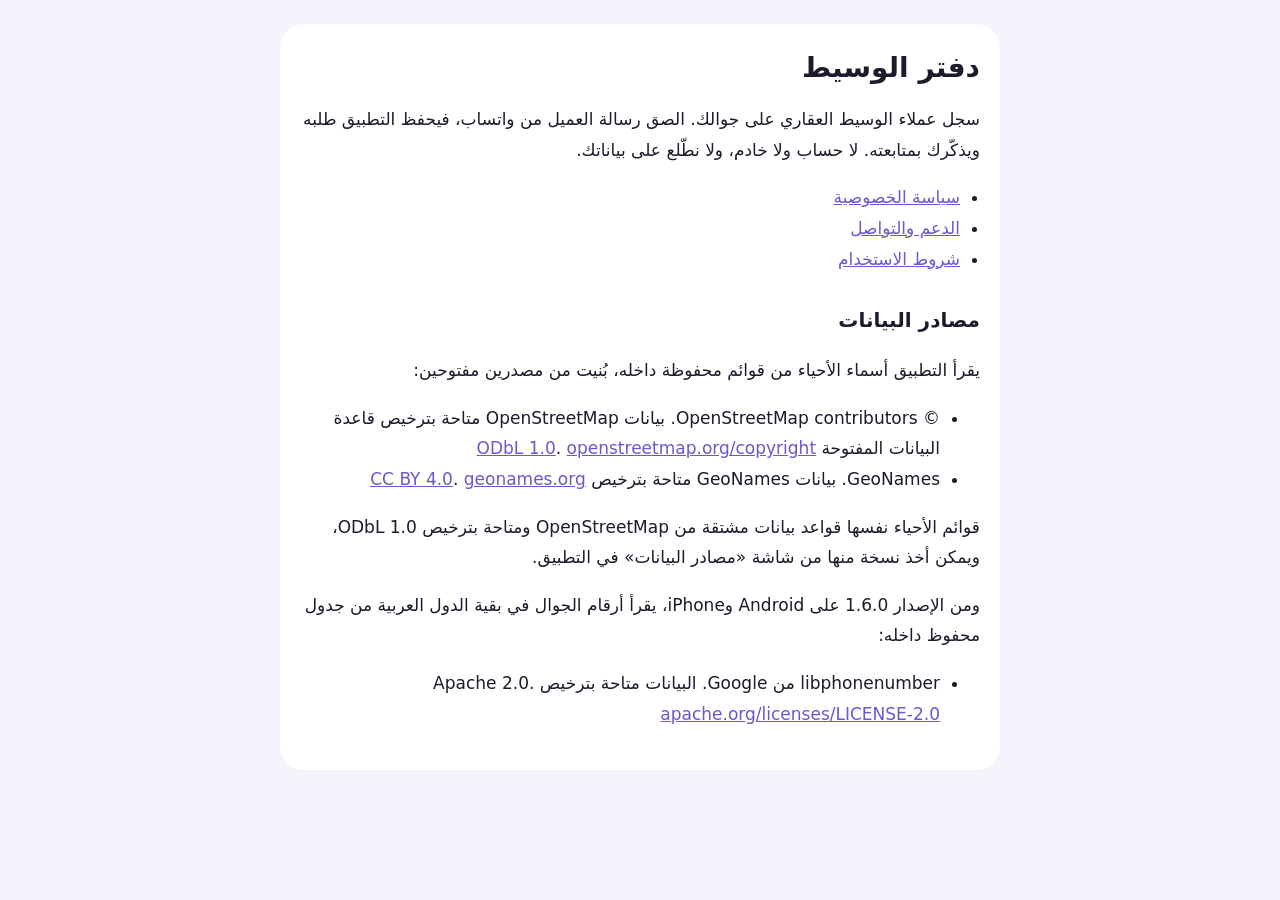
<file: index.html>
<!doctype html>
<html lang="ar" dir="rtl">
<head>
<meta charset="utf-8">
<meta name="viewport" content="width=device-width, initial-scale=1">
<title>دفتر الوسيط</title>
<link rel="stylesheet" href="style.css">
</head>
<body>
<main>
<h1>دفتر الوسيط</h1>
<p>سجل عملاء الوسيط العقاري على جوالك. الصق رسالة العميل من واتساب، فيحفظ التطبيق طلبه ويذكّرك بمتابعته. لا حساب ولا خادم، ولا نطّلع على بياناتك.</p>
<ul class="links">
<li><a href="privacy.html">سياسة الخصوصية</a></li>
<li><a href="support.html">الدعم والتواصل</a></li>
<li><a href="terms.html">شروط الاستخدام</a></li>
</ul>

<h2 id="credits">مصادر البيانات</h2>
<p>يقرأ التطبيق أسماء الأحياء من قوائم محفوظة داخله، بُنيت من مصدرين مفتوحين:</p>
<ul>
<li>© OpenStreetMap contributors. بيانات OpenStreetMap متاحة بترخيص قاعدة البيانات المفتوحة <a href="https://opendatacommons.org/licenses/odbl/1-0/">ODbL 1.0</a>. <a href="https://www.openstreetmap.org/copyright">openstreetmap.org/copyright</a></li>
<li>GeoNames. بيانات GeoNames متاحة بترخيص <a href="https://creativecommons.org/licenses/by/4.0/">CC BY 4.0</a>. <a href="https://www.geonames.org">geonames.org</a></li>
</ul>
<p>قوائم الأحياء نفسها قواعد بيانات مشتقة من OpenStreetMap ومتاحة بترخيص ODbL 1.0، ويمكن أخذ نسخة منها من شاشة «مصادر البيانات» في التطبيق.</p>
<p>ومن الإصدار 1.6.0 على Android وiPhone، يقرأ أرقام الجوال في بقية الدول العربية من جدول محفوظ داخله:</p>
<ul>
<li>libphonenumber من Google. البيانات متاحة بترخيص Apache 2.0. <a href="https://www.apache.org/licenses/LICENSE-2.0">apache.org/licenses/LICENSE-2.0</a></li>
</ul>
</main>
</body>
</html>
</file>
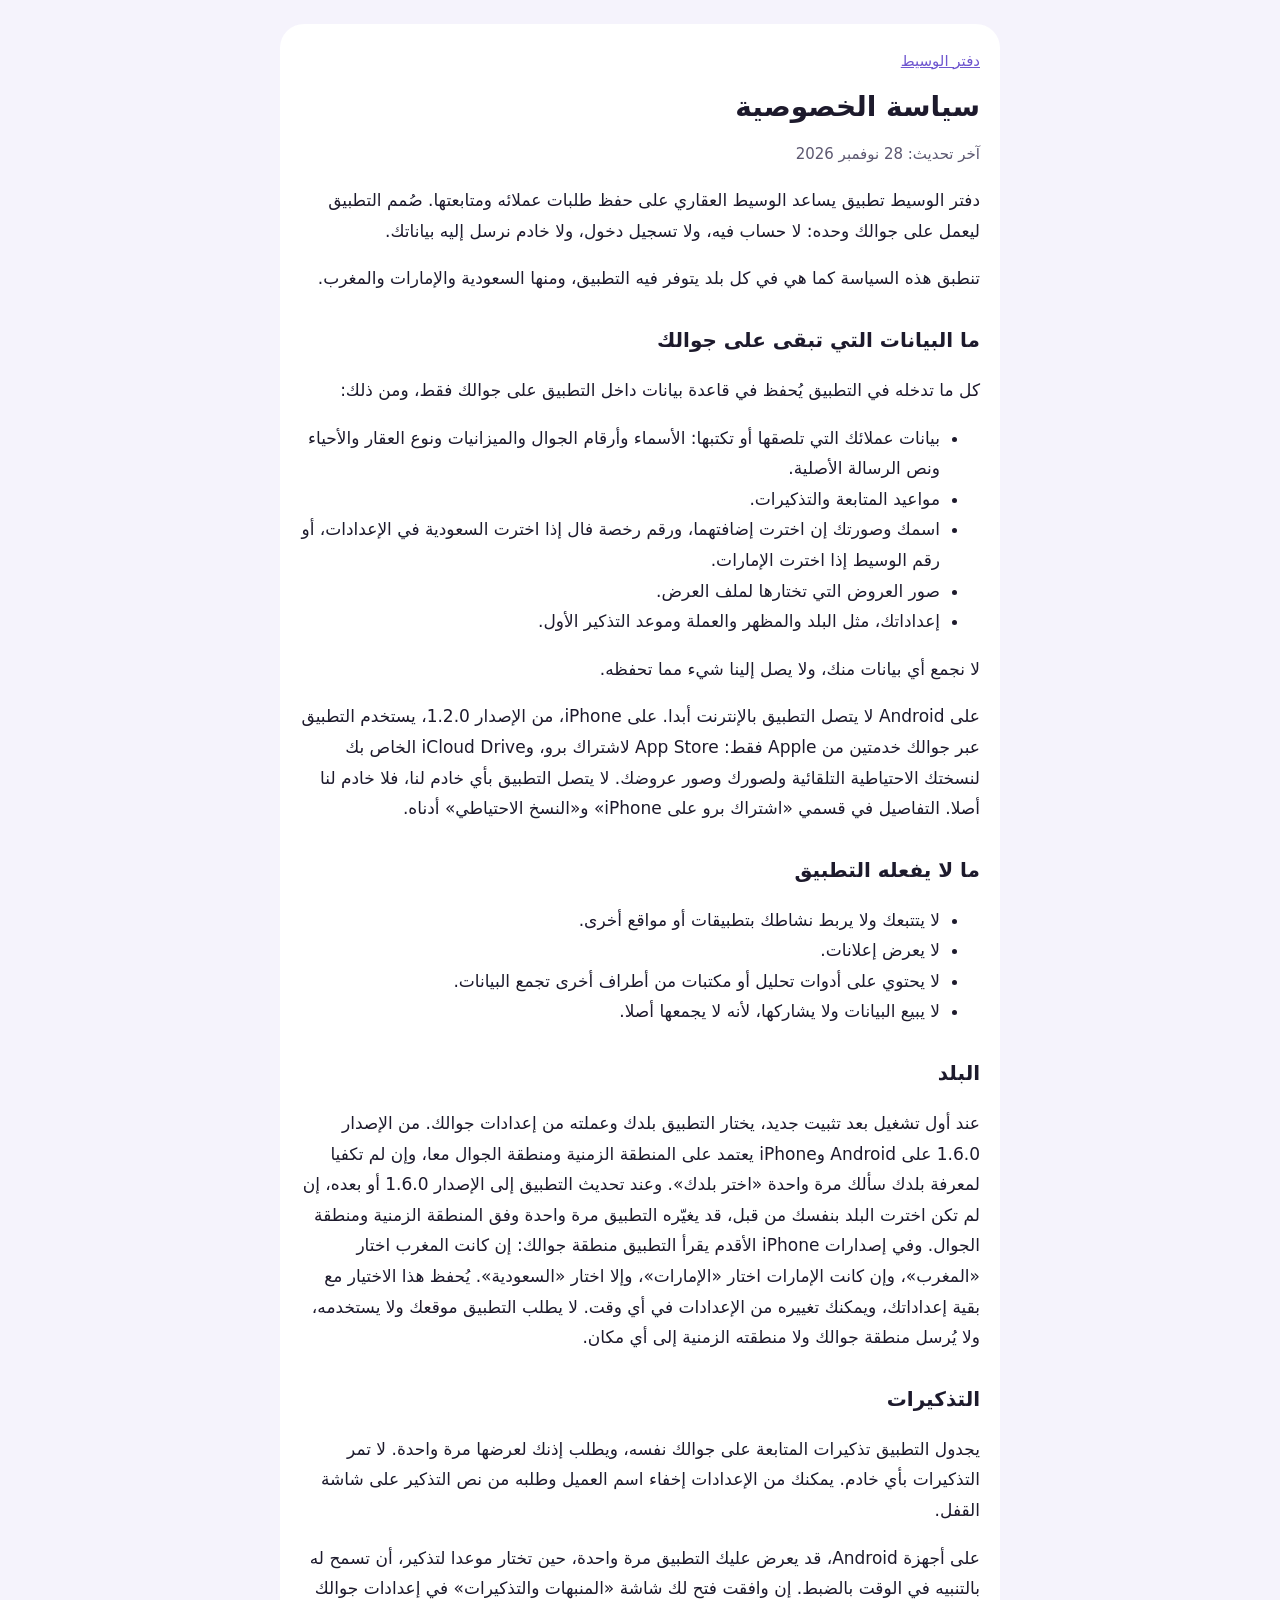
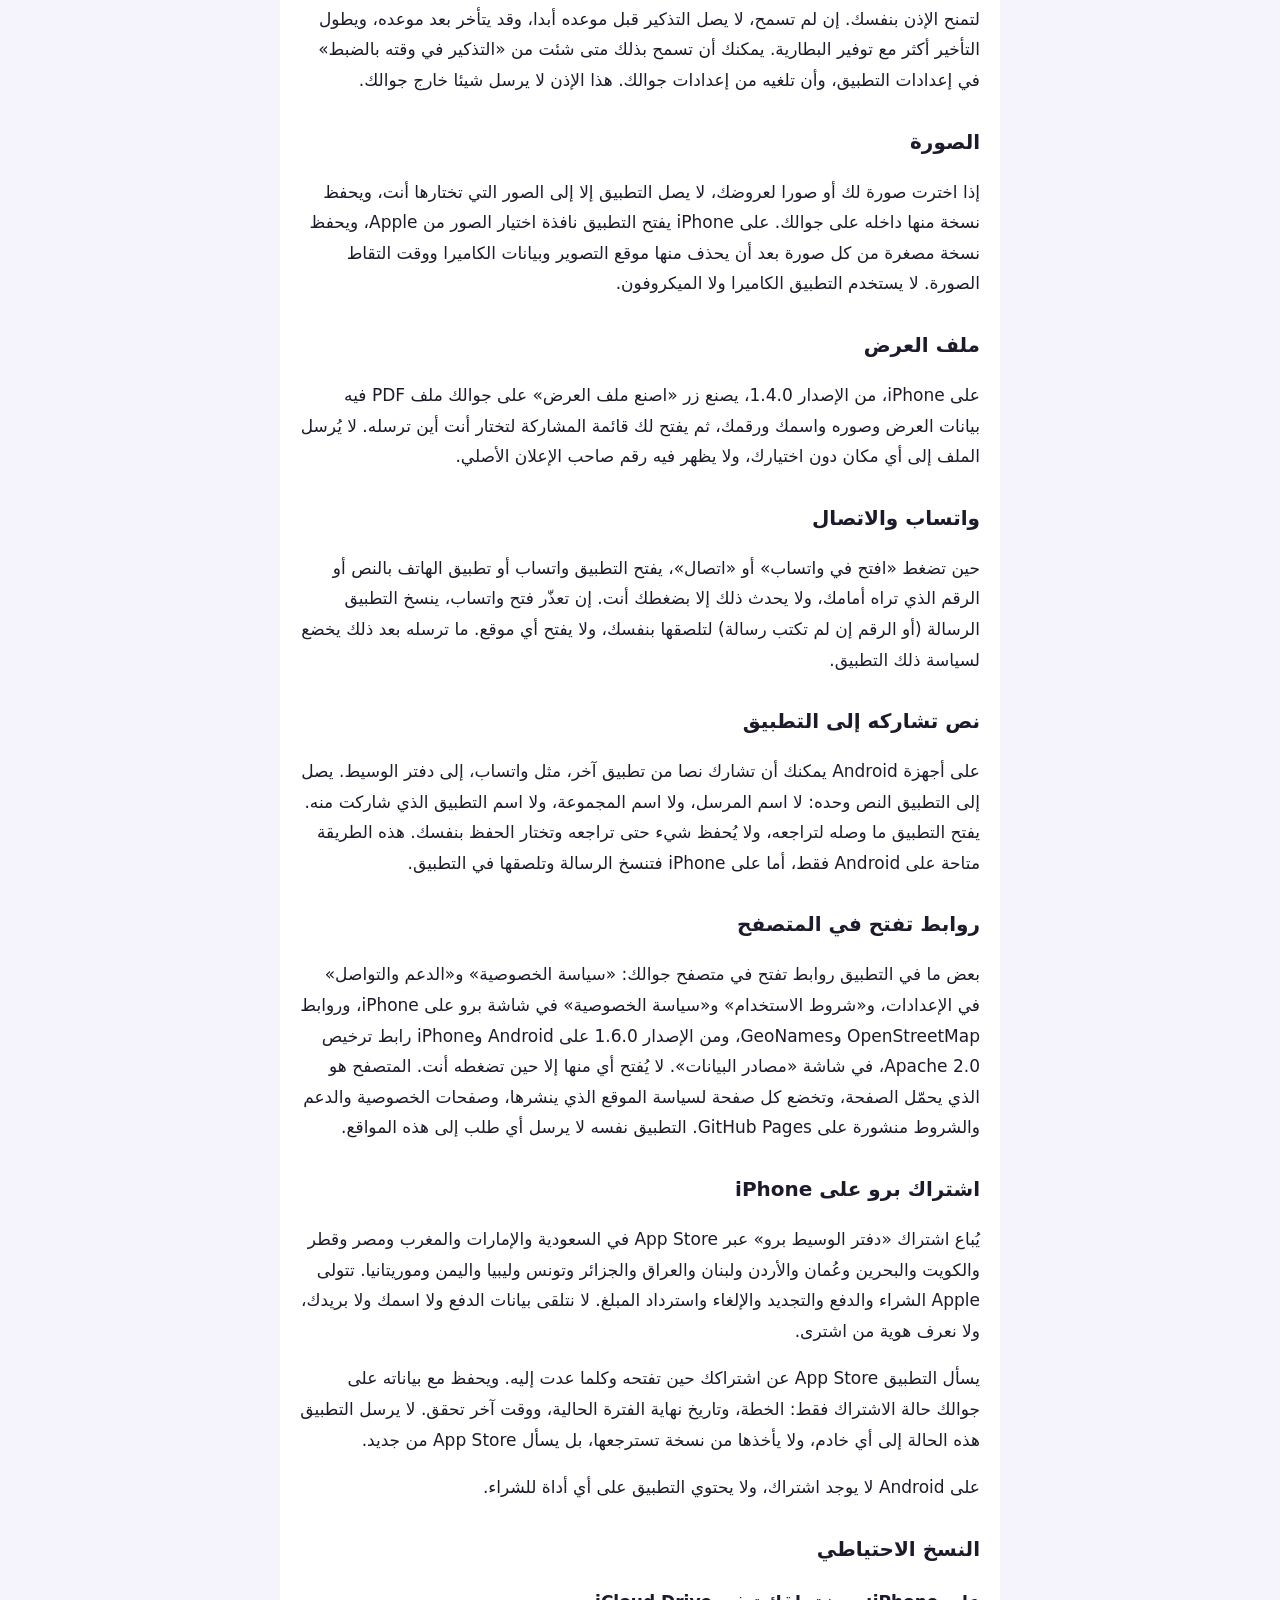
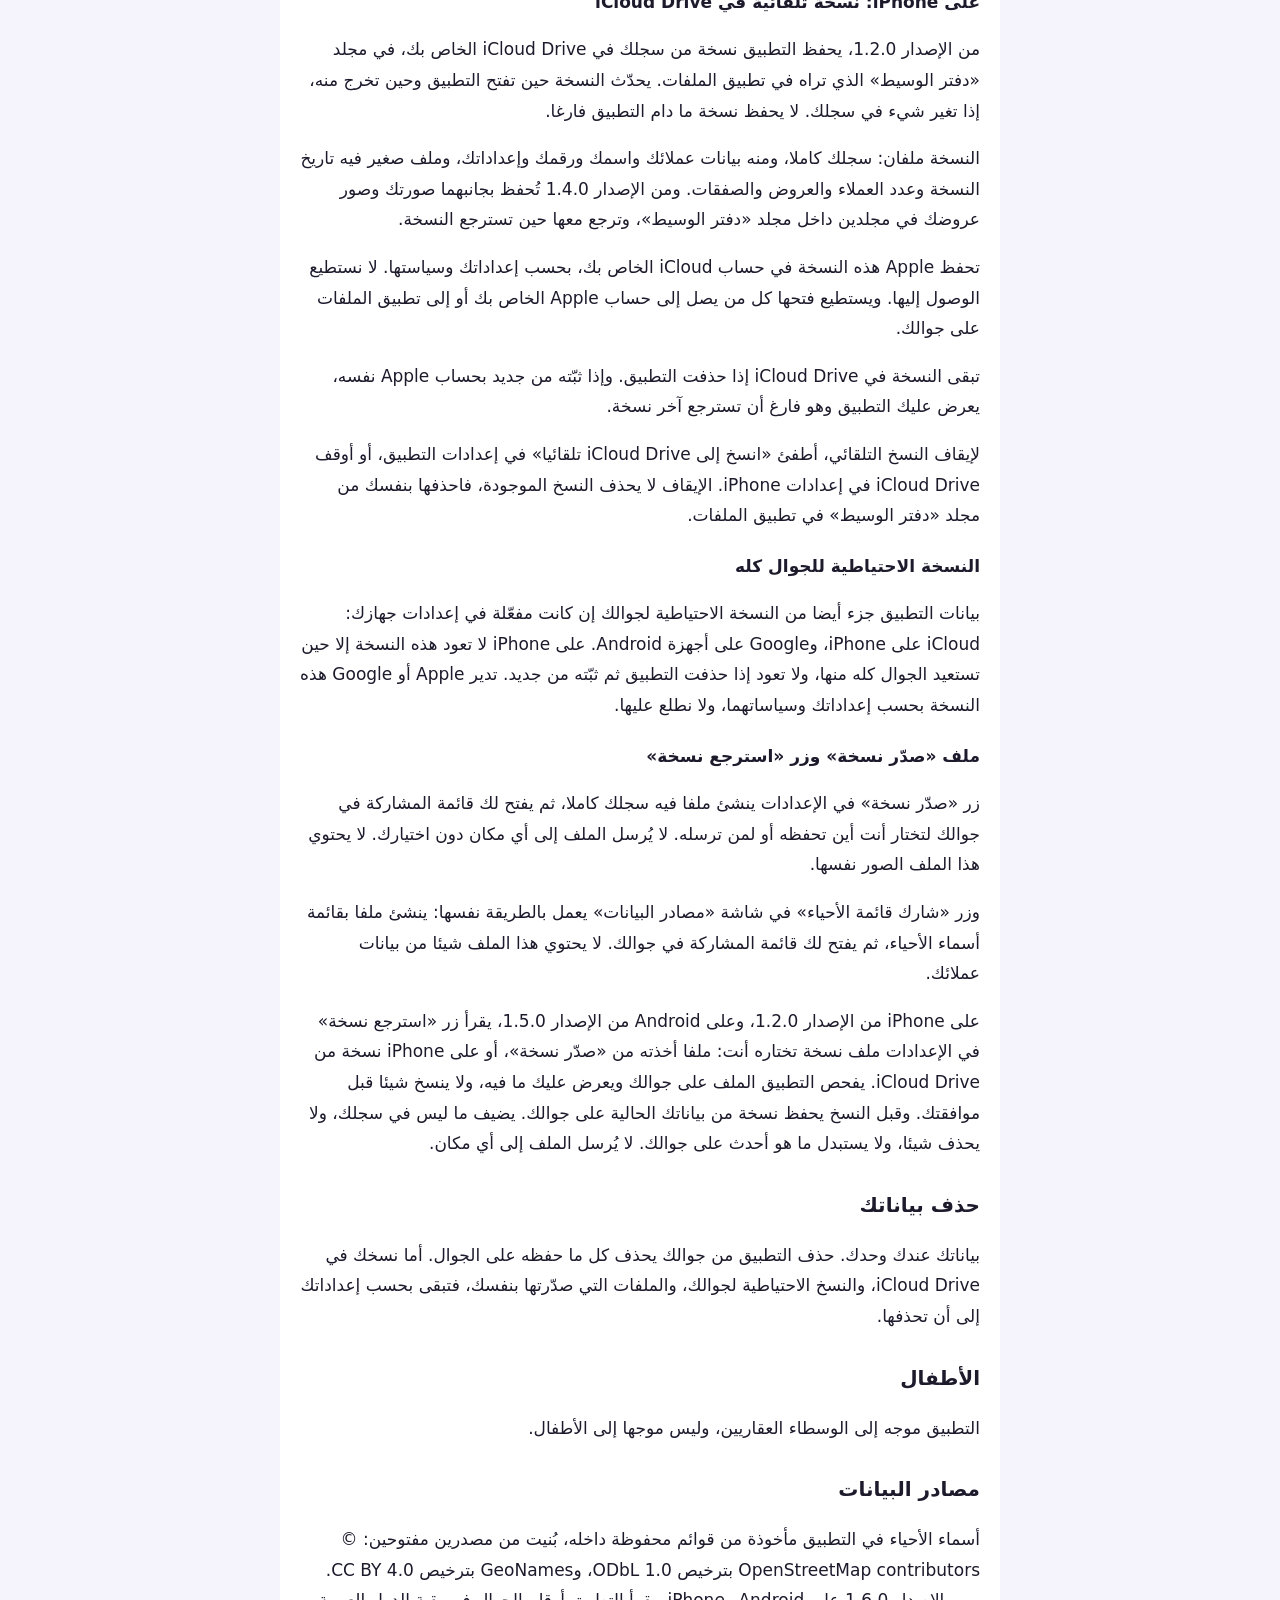
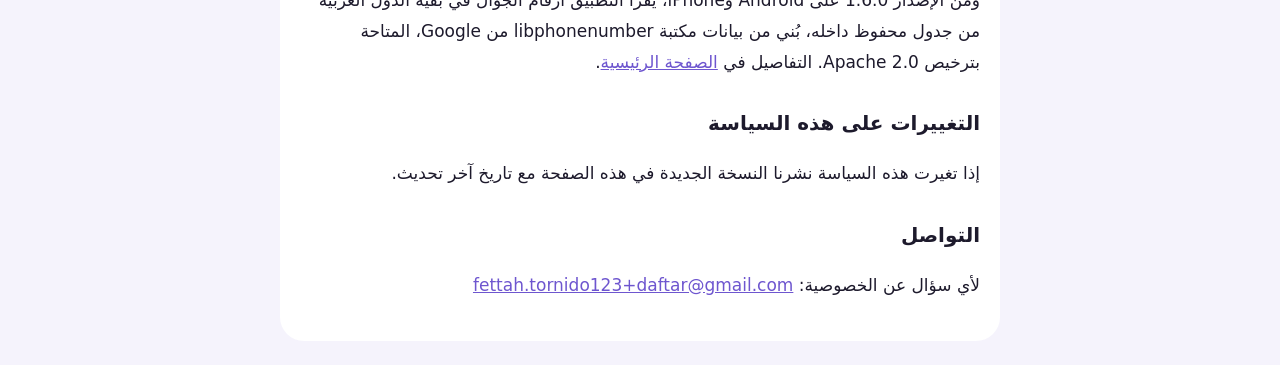
<file: privacy.html>
<!doctype html>
<html lang="ar" dir="rtl">
<head>
<meta charset="utf-8">
<meta name="viewport" content="width=device-width, initial-scale=1">
<title>سياسة الخصوصية | دفتر الوسيط</title>
<link rel="stylesheet" href="style.css">
</head>
<body>
<main>
<p class="back"><a href="index.html">دفتر الوسيط</a></p>
<h1>سياسة الخصوصية</h1>
<p class="muted">آخر تحديث: 28 نوفمبر 2026</p>

<p>دفتر الوسيط تطبيق يساعد الوسيط العقاري على حفظ طلبات عملائه ومتابعتها. صُمم التطبيق ليعمل على جوالك وحده: لا حساب فيه، ولا تسجيل دخول، ولا خادم نرسل إليه بياناتك.</p>
<p>تنطبق هذه السياسة كما هي في كل بلد يتوفر فيه التطبيق، ومنها السعودية والإمارات والمغرب.</p>

<h2>ما البيانات التي تبقى على جوالك</h2>
<p>كل ما تدخله في التطبيق يُحفظ في قاعدة بيانات داخل التطبيق على جوالك فقط، ومن ذلك:</p>
<ul>
<li>بيانات عملائك التي تلصقها أو تكتبها: الأسماء وأرقام الجوال والميزانيات ونوع العقار والأحياء ونص الرسالة الأصلية.</li>
<li>مواعيد المتابعة والتذكيرات.</li>
<li>اسمك وصورتك إن اخترت إضافتهما، ورقم رخصة فال إذا اخترت السعودية في الإعدادات، أو رقم الوسيط إذا اخترت الإمارات.</li>
<li>صور العروض التي تختارها لملف العرض.</li>
<li>إعداداتك، مثل البلد والمظهر والعملة وموعد التذكير الأول.</li>
</ul>
<p>لا نجمع أي بيانات منك، ولا يصل إلينا شيء مما تحفظه.</p>
<p>على Android لا يتصل التطبيق بالإنترنت أبدا. على iPhone، من الإصدار 1.2.0، يستخدم التطبيق عبر جوالك خدمتين من Apple فقط: App Store لاشتراك برو، وiCloud Drive الخاص بك لنسختك الاحتياطية التلقائية ولصورك وصور عروضك. لا يتصل التطبيق بأي خادم لنا، فلا خادم لنا أصلا. التفاصيل في قسمي «اشتراك برو على iPhone» و«النسخ الاحتياطي» أدناه.</p>

<h2>ما لا يفعله التطبيق</h2>
<ul>
<li>لا يتتبعك ولا يربط نشاطك بتطبيقات أو مواقع أخرى.</li>
<li>لا يعرض إعلانات.</li>
<li>لا يحتوي على أدوات تحليل أو مكتبات من أطراف أخرى تجمع البيانات.</li>
<li>لا يبيع البيانات ولا يشاركها، لأنه لا يجمعها أصلا.</li>
</ul>

<h2>البلد</h2>
<p>عند أول تشغيل بعد تثبيت جديد، يختار التطبيق بلدك وعملته من إعدادات جوالك. من الإصدار 1.6.0 على Android وiPhone يعتمد على المنطقة الزمنية ومنطقة الجوال معا، وإن لم تكفيا لمعرفة بلدك سألك مرة واحدة «اختر بلدك». وعند تحديث التطبيق إلى الإصدار 1.6.0 أو بعده، إن لم تكن اخترت البلد بنفسك من قبل، قد يغيّره التطبيق مرة واحدة وفق المنطقة الزمنية ومنطقة الجوال. وفي إصدارات iPhone الأقدم يقرأ التطبيق منطقة جوالك: إن كانت المغرب اختار «المغرب»، وإن كانت الإمارات اختار «الإمارات»، وإلا اختار «السعودية». يُحفظ هذا الاختيار مع بقية إعداداتك، ويمكنك تغييره من الإعدادات في أي وقت. لا يطلب التطبيق موقعك ولا يستخدمه، ولا يُرسل منطقة جوالك ولا منطقته الزمنية إلى أي مكان.</p>

<h2>التذكيرات</h2>
<p>يجدول التطبيق تذكيرات المتابعة على جوالك نفسه، ويطلب إذنك لعرضها مرة واحدة. لا تمر التذكيرات بأي خادم. يمكنك من الإعدادات إخفاء اسم العميل وطلبه من نص التذكير على شاشة القفل.</p>
<p>على أجهزة Android، قد يعرض عليك التطبيق مرة واحدة، حين تختار موعدا لتذكير، أن تسمح له بالتنبيه في الوقت بالضبط. إن وافقت فتح لك شاشة «المنبهات والتذكيرات» في إعدادات جوالك لتمنح الإذن بنفسك. إن لم تسمح، لا يصل التذكير قبل موعده أبدا، وقد يتأخر بعد موعده، ويطول التأخير أكثر مع توفير البطارية. يمكنك أن تسمح بذلك متى شئت من «التذكير في وقته بالضبط» في إعدادات التطبيق، وأن تلغيه من إعدادات جوالك. هذا الإذن لا يرسل شيئا خارج جوالك.</p>

<h2>الصورة</h2>
<p>إذا اخترت صورة لك أو صورا لعروضك، لا يصل التطبيق إلا إلى الصور التي تختارها أنت، ويحفظ نسخة منها داخله على جوالك. على iPhone يفتح التطبيق نافذة اختيار الصور من Apple، ويحفظ نسخة مصغرة من كل صورة بعد أن يحذف منها موقع التصوير وبيانات الكاميرا ووقت التقاط الصورة. لا يستخدم التطبيق الكاميرا ولا الميكروفون.</p>

<h2>ملف العرض</h2>
<p>على iPhone، من الإصدار 1.4.0، يصنع زر «اصنع ملف العرض» على جوالك ملف PDF فيه بيانات العرض وصوره واسمك ورقمك، ثم يفتح لك قائمة المشاركة لتختار أنت أين ترسله. لا يُرسل الملف إلى أي مكان دون اختيارك، ولا يظهر فيه رقم صاحب الإعلان الأصلي.</p>

<h2>واتساب والاتصال</h2>
<p>حين تضغط «افتح في واتساب» أو «اتصال»، يفتح التطبيق واتساب أو تطبيق الهاتف بالنص أو الرقم الذي تراه أمامك، ولا يحدث ذلك إلا بضغطك أنت. إن تعذّر فتح واتساب، ينسخ التطبيق الرسالة (أو الرقم إن لم تكتب رسالة) لتلصقها بنفسك، ولا يفتح أي موقع. ما ترسله بعد ذلك يخضع لسياسة ذلك التطبيق.</p>

<h2>نص تشاركه إلى التطبيق</h2>
<p>على أجهزة Android يمكنك أن تشارك نصا من تطبيق آخر، مثل واتساب، إلى دفتر الوسيط. يصل إلى التطبيق النص وحده: لا اسم المرسل، ولا اسم المجموعة، ولا اسم التطبيق الذي شاركت منه. يفتح التطبيق ما وصله لتراجعه، ولا يُحفظ شيء حتى تراجعه وتختار الحفظ بنفسك. هذه الطريقة متاحة على Android فقط، أما على iPhone فتنسخ الرسالة وتلصقها في التطبيق.</p>

<h2>روابط تفتح في المتصفح</h2>
<p>بعض ما في التطبيق روابط تفتح في متصفح جوالك: «سياسة الخصوصية» و«الدعم والتواصل» في الإعدادات، و«شروط الاستخدام» و«سياسة الخصوصية» في شاشة برو على iPhone، وروابط OpenStreetMap وGeoNames، ومن الإصدار 1.6.0 على Android وiPhone رابط ترخيص Apache 2.0، في شاشة «مصادر البيانات». لا يُفتح أي منها إلا حين تضغطه أنت. المتصفح هو الذي يحمّل الصفحة، وتخضع كل صفحة لسياسة الموقع الذي ينشرها، وصفحات الخصوصية والدعم والشروط منشورة على GitHub Pages. التطبيق نفسه لا يرسل أي طلب إلى هذه المواقع.</p>

<h2>اشتراك برو على iPhone</h2>
<p>يُباع اشتراك «دفتر الوسيط برو» عبر App Store في السعودية والإمارات والمغرب ومصر وقطر والكويت والبحرين وعُمان والأردن ولبنان والعراق والجزائر وتونس وليبيا واليمن وموريتانيا. تتولى Apple الشراء والدفع والتجديد والإلغاء واسترداد المبلغ. لا نتلقى بيانات الدفع ولا اسمك ولا بريدك، ولا نعرف هوية من اشترى.</p>
<p>يسأل التطبيق App Store عن اشتراكك حين تفتحه وكلما عدت إليه. ويحفظ مع بياناته على جوالك حالة الاشتراك فقط: الخطة، وتاريخ نهاية الفترة الحالية، ووقت آخر تحقق. لا يرسل التطبيق هذه الحالة إلى أي خادم، ولا يأخذها من نسخة تسترجعها، بل يسأل App Store من جديد.</p>
<p>على Android لا يوجد اشتراك، ولا يحتوي التطبيق على أي أداة للشراء.</p>

<h2>النسخ الاحتياطي</h2>
<h3>على iPhone: نسخة تلقائية في iCloud Drive</h3>
<p>من الإصدار 1.2.0، يحفظ التطبيق نسخة من سجلك في iCloud Drive الخاص بك، في مجلد «دفتر الوسيط» الذي تراه في تطبيق الملفات. يحدّث النسخة حين تفتح التطبيق وحين تخرج منه، إذا تغير شيء في سجلك. لا يحفظ نسخة ما دام التطبيق فارغا.</p>
<p>النسخة ملفان: سجلك كاملا، ومنه بيانات عملائك واسمك ورقمك وإعداداتك، وملف صغير فيه تاريخ النسخة وعدد العملاء والعروض والصفقات. ومن الإصدار 1.4.0 تُحفظ بجانبهما صورتك وصور عروضك في مجلدين داخل مجلد «دفتر الوسيط»، وترجع معها حين تسترجع النسخة.</p>
<p>تحفظ Apple هذه النسخة في حساب iCloud الخاص بك، بحسب إعداداتك وسياستها. لا نستطيع الوصول إليها. ويستطيع فتحها كل من يصل إلى حساب Apple الخاص بك أو إلى تطبيق الملفات على جوالك.</p>
<p>تبقى النسخة في iCloud Drive إذا حذفت التطبيق. وإذا ثبّته من جديد بحساب Apple نفسه، يعرض عليك التطبيق وهو فارغ أن تسترجع آخر نسخة.</p>
<p>لإيقاف النسخ التلقائي، أطفئ «انسخ إلى iCloud Drive تلقائيا» في إعدادات التطبيق، أو أوقف iCloud Drive في إعدادات iPhone. الإيقاف لا يحذف النسخ الموجودة، فاحذفها بنفسك من مجلد «دفتر الوسيط» في تطبيق الملفات.</p>

<h3>النسخة الاحتياطية للجوال كله</h3>
<p>بيانات التطبيق جزء أيضا من النسخة الاحتياطية لجوالك إن كانت مفعّلة في إعدادات جهازك: iCloud على iPhone، وGoogle على أجهزة Android. على iPhone لا تعود هذه النسخة إلا حين تستعيد الجوال كله منها، ولا تعود إذا حذفت التطبيق ثم ثبّته من جديد. تدير Apple أو Google هذه النسخة بحسب إعداداتك وسياساتهما، ولا نطلع عليها.</p>

<h3>ملف «صدّر نسخة» وزر «استرجع نسخة»</h3>
<p>زر «صدّر نسخة» في الإعدادات ينشئ ملفا فيه سجلك كاملا، ثم يفتح لك قائمة المشاركة في جوالك لتختار أنت أين تحفظه أو لمن ترسله. لا يُرسل الملف إلى أي مكان دون اختيارك. لا يحتوي هذا الملف الصور نفسها.</p>
<p>وزر «شارك قائمة الأحياء» في شاشة «مصادر البيانات» يعمل بالطريقة نفسها: ينشئ ملفا بقائمة أسماء الأحياء، ثم يفتح لك قائمة المشاركة في جوالك. لا يحتوي هذا الملف شيئا من بيانات عملائك.</p>
<p>على iPhone من الإصدار 1.2.0، وعلى Android من الإصدار 1.5.0، يقرأ زر «استرجع نسخة» في الإعدادات ملف نسخة تختاره أنت: ملفا أخذته من «صدّر نسخة»، أو على iPhone نسخة من iCloud Drive. يفحص التطبيق الملف على جوالك ويعرض عليك ما فيه، ولا ينسخ شيئا قبل موافقتك. وقبل النسخ يحفظ نسخة من بياناتك الحالية على جوالك. يضيف ما ليس في سجلك، ولا يحذف شيئا، ولا يستبدل ما هو أحدث على جوالك. لا يُرسل الملف إلى أي مكان.</p>

<h2>حذف بياناتك</h2>
<p>بياناتك عندك وحدك. حذف التطبيق من جوالك يحذف كل ما حفظه على الجوال. أما نسخك في iCloud Drive، والنسخ الاحتياطية لجوالك، والملفات التي صدّرتها بنفسك، فتبقى بحسب إعداداتك إلى أن تحذفها.</p>

<h2>الأطفال</h2>
<p>التطبيق موجه إلى الوسطاء العقاريين، وليس موجها إلى الأطفال.</p>

<h2>مصادر البيانات</h2>
<p>أسماء الأحياء في التطبيق مأخوذة من قوائم محفوظة داخله، بُنيت من مصدرين مفتوحين: © OpenStreetMap contributors بترخيص ODbL 1.0، وGeoNames بترخيص CC BY 4.0. ومن الإصدار 1.6.0 على Android وiPhone، يقرأ التطبيق أرقام الجوال في بقية الدول العربية من جدول محفوظ داخله، بُني من بيانات مكتبة libphonenumber من Google، المتاحة بترخيص Apache 2.0. التفاصيل في <a href="index.html#credits">الصفحة الرئيسية</a>.</p>

<h2>التغييرات على هذه السياسة</h2>
<p>إذا تغيرت هذه السياسة نشرنا النسخة الجديدة في هذه الصفحة مع تاريخ آخر تحديث.</p>

<h2>التواصل</h2>
<p>لأي سؤال عن الخصوصية: <a href="mailto:fettah.tornido123+daftar@gmail.com" dir="ltr">fettah.tornido123+daftar@gmail.com</a></p>
</main>
</body>
</html>
</file>
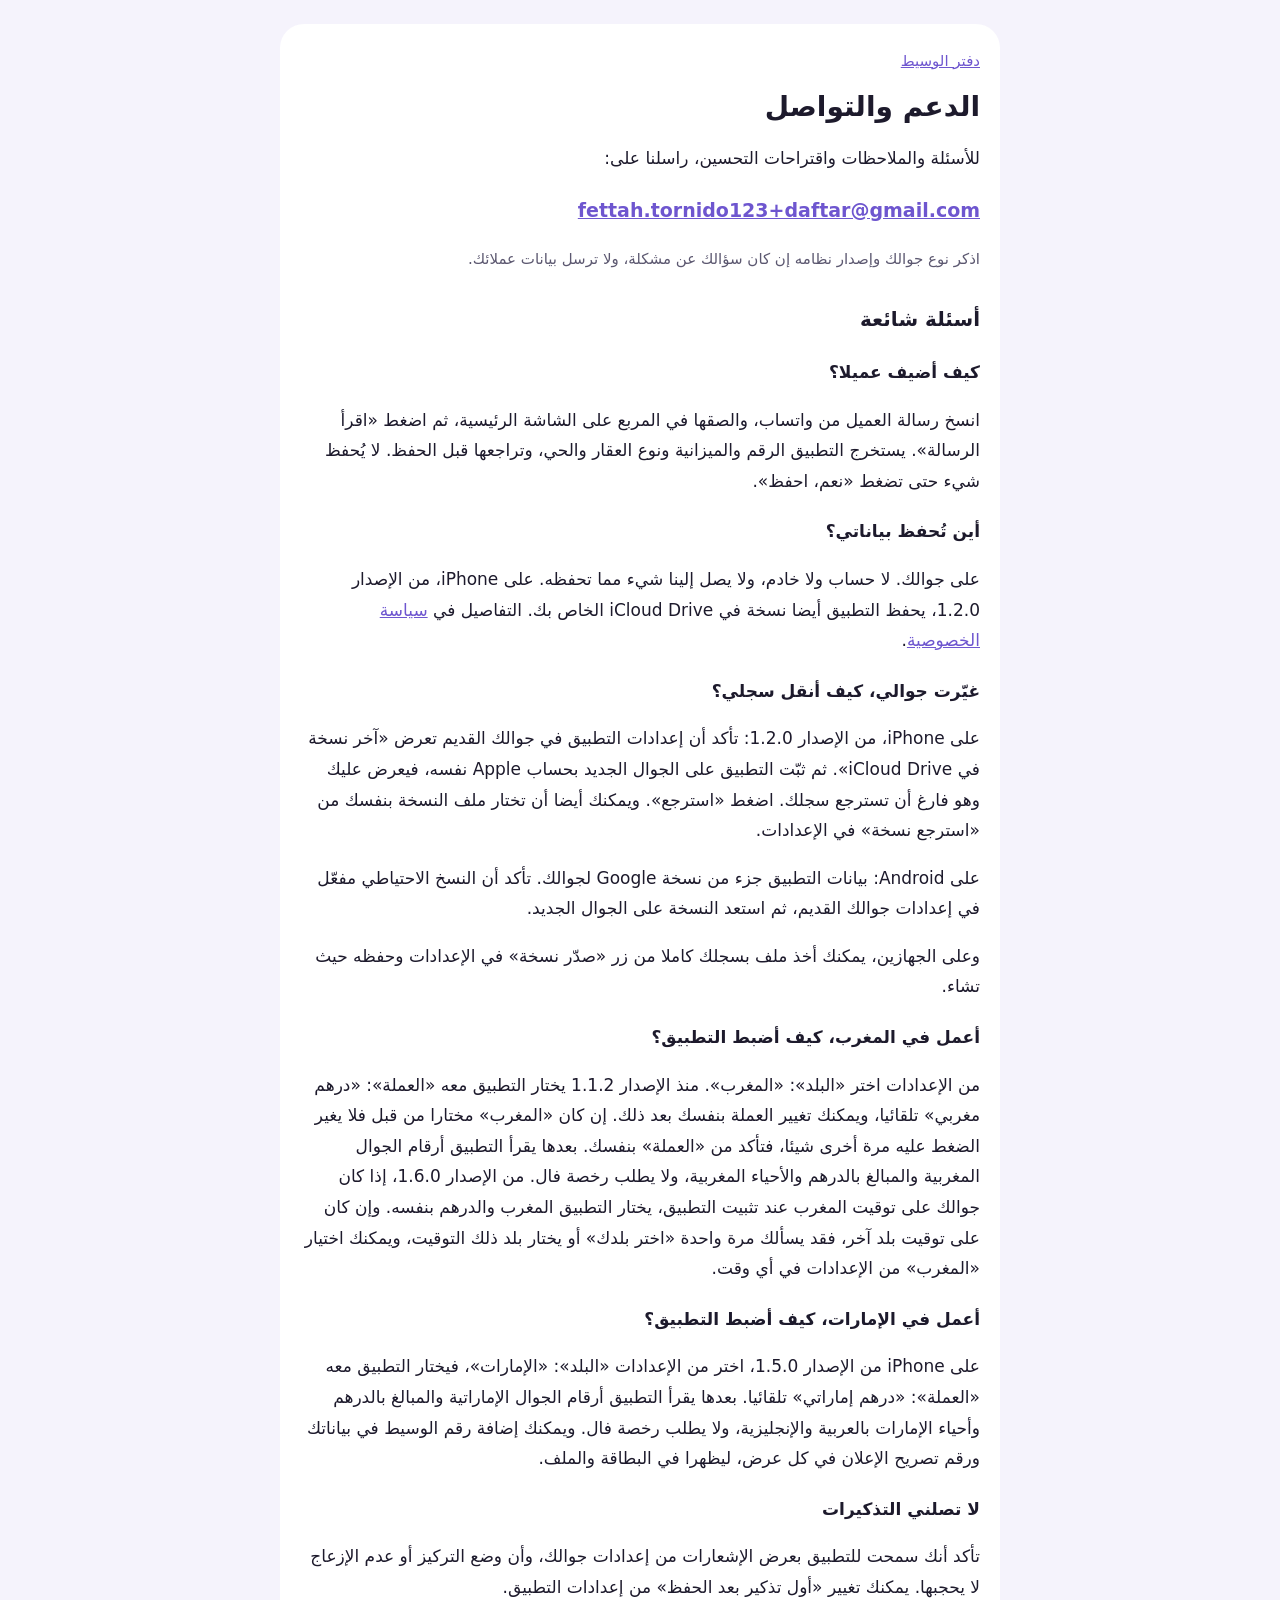
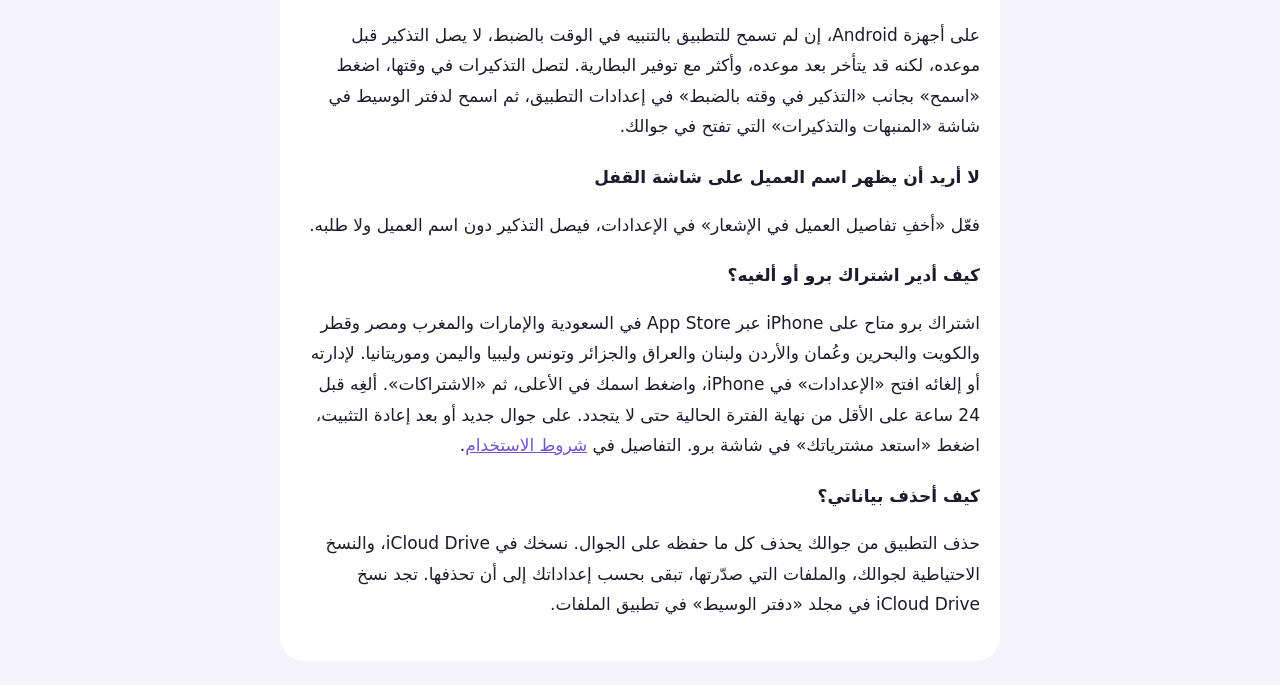
<file: support.html>
<!doctype html>
<html lang="ar" dir="rtl">
<head>
<meta charset="utf-8">
<meta name="viewport" content="width=device-width, initial-scale=1">
<title>الدعم | دفتر الوسيط</title>
<link rel="stylesheet" href="style.css">
</head>
<body>
<main>
<p class="back"><a href="index.html">دفتر الوسيط</a></p>
<h1>الدعم والتواصل</h1>

<p>للأسئلة والملاحظات واقتراحات التحسين، راسلنا على:</p>
<p class="contact"><a href="mailto:fettah.tornido123+daftar@gmail.com" dir="ltr">fettah.tornido123+daftar@gmail.com</a></p>
<p class="muted">اذكر نوع جوالك وإصدار نظامه إن كان سؤالك عن مشكلة، ولا ترسل بيانات عملائك.</p>

<h2>أسئلة شائعة</h2>

<h3>كيف أضيف عميلا؟</h3>
<p>انسخ رسالة العميل من واتساب، والصقها في المربع على الشاشة الرئيسية، ثم اضغط «اقرأ الرسالة». يستخرج التطبيق الرقم والميزانية ونوع العقار والحي، وتراجعها قبل الحفظ. لا يُحفظ شيء حتى تضغط «نعم، احفظ».</p>

<h3>أين تُحفظ بياناتي؟</h3>
<p>على جوالك. لا حساب ولا خادم، ولا يصل إلينا شيء مما تحفظه. على iPhone، من الإصدار 1.2.0، يحفظ التطبيق أيضا نسخة في iCloud Drive الخاص بك. التفاصيل في <a href="privacy.html">سياسة الخصوصية</a>.</p>

<h3>غيّرت جوالي، كيف أنقل سجلي؟</h3>
<p>على iPhone، من الإصدار 1.2.0: تأكد أن إعدادات التطبيق في جوالك القديم تعرض «آخر نسخة في iCloud Drive». ثم ثبّت التطبيق على الجوال الجديد بحساب Apple نفسه، فيعرض عليك وهو فارغ أن تسترجع سجلك. اضغط «استرجع». ويمكنك أيضا أن تختار ملف النسخة بنفسك من «استرجع نسخة» في الإعدادات.</p>
<p>على Android: بيانات التطبيق جزء من نسخة Google لجوالك. تأكد أن النسخ الاحتياطي مفعّل في إعدادات جوالك القديم، ثم استعد النسخة على الجوال الجديد.</p>
<p>وعلى الجهازين، يمكنك أخذ ملف بسجلك كاملا من زر «صدّر نسخة» في الإعدادات وحفظه حيث تشاء.</p>

<h3>أعمل في المغرب، كيف أضبط التطبيق؟</h3>
<p>من الإعدادات اختر «البلد»: «المغرب». منذ الإصدار 1.1.2 يختار التطبيق معه «العملة»: «درهم مغربي» تلقائيا، ويمكنك تغيير العملة بنفسك بعد ذلك. إن كان «المغرب» مختارا من قبل فلا يغير الضغط عليه مرة أخرى شيئا، فتأكد من «العملة» بنفسك. بعدها يقرأ التطبيق أرقام الجوال المغربية والمبالغ بالدرهم والأحياء المغربية، ولا يطلب رخصة فال. من الإصدار 1.6.0، إذا كان جوالك على توقيت المغرب عند تثبيت التطبيق، يختار التطبيق المغرب والدرهم بنفسه. وإن كان على توقيت بلد آخر، فقد يسألك مرة واحدة «اختر بلدك» أو يختار بلد ذلك التوقيت، ويمكنك اختيار «المغرب» من الإعدادات في أي وقت.</p>

<h3>أعمل في الإمارات، كيف أضبط التطبيق؟</h3>
<p>على iPhone من الإصدار 1.5.0، اختر من الإعدادات «البلد»: «الإمارات»، فيختار التطبيق معه «العملة»: «درهم إماراتي» تلقائيا. بعدها يقرأ التطبيق أرقام الجوال الإماراتية والمبالغ بالدرهم وأحياء الإمارات بالعربية والإنجليزية، ولا يطلب رخصة فال. ويمكنك إضافة رقم الوسيط في بياناتك ورقم تصريح الإعلان في كل عرض، ليظهرا في البطاقة والملف.</p>

<h3>لا تصلني التذكيرات</h3>
<p>تأكد أنك سمحت للتطبيق بعرض الإشعارات من إعدادات جوالك، وأن وضع التركيز أو عدم الإزعاج لا يحجبها. يمكنك تغيير «أول تذكير بعد الحفظ» من إعدادات التطبيق.</p>
<p>على أجهزة Android، إن لم تسمح للتطبيق بالتنبيه في الوقت بالضبط، لا يصل التذكير قبل موعده، لكنه قد يتأخر بعد موعده، وأكثر مع توفير البطارية. لتصل التذكيرات في وقتها، اضغط «اسمح» بجانب «التذكير في وقته بالضبط» في إعدادات التطبيق، ثم اسمح لدفتر الوسيط في شاشة «المنبهات والتذكيرات» التي تفتح في جوالك.</p>

<h3>لا أريد أن يظهر اسم العميل على شاشة القفل</h3>
<p>فعّل «أخفِ تفاصيل العميل في الإشعار» في الإعدادات، فيصل التذكير دون اسم العميل ولا طلبه.</p>

<h3>كيف أدير اشتراك برو أو ألغيه؟</h3>
<p>اشتراك برو متاح على iPhone عبر App Store في السعودية والإمارات والمغرب ومصر وقطر والكويت والبحرين وعُمان والأردن ولبنان والعراق والجزائر وتونس وليبيا واليمن وموريتانيا. لإدارته أو إلغائه افتح «الإعدادات» في iPhone، واضغط اسمك في الأعلى، ثم «الاشتراكات». ألغِه قبل 24 ساعة على الأقل من نهاية الفترة الحالية حتى لا يتجدد. على جوال جديد أو بعد إعادة التثبيت، اضغط «استعد مشترياتك» في شاشة برو. التفاصيل في <a href="terms.html">شروط الاستخدام</a>.</p>

<h3>كيف أحذف بياناتي؟</h3>
<p>حذف التطبيق من جوالك يحذف كل ما حفظه على الجوال. نسخك في iCloud Drive، والنسخ الاحتياطية لجوالك، والملفات التي صدّرتها، تبقى بحسب إعداداتك إلى أن تحذفها. تجد نسخ iCloud Drive في مجلد «دفتر الوسيط» في تطبيق الملفات.</p>
</main>
</body>
</html>
</file>
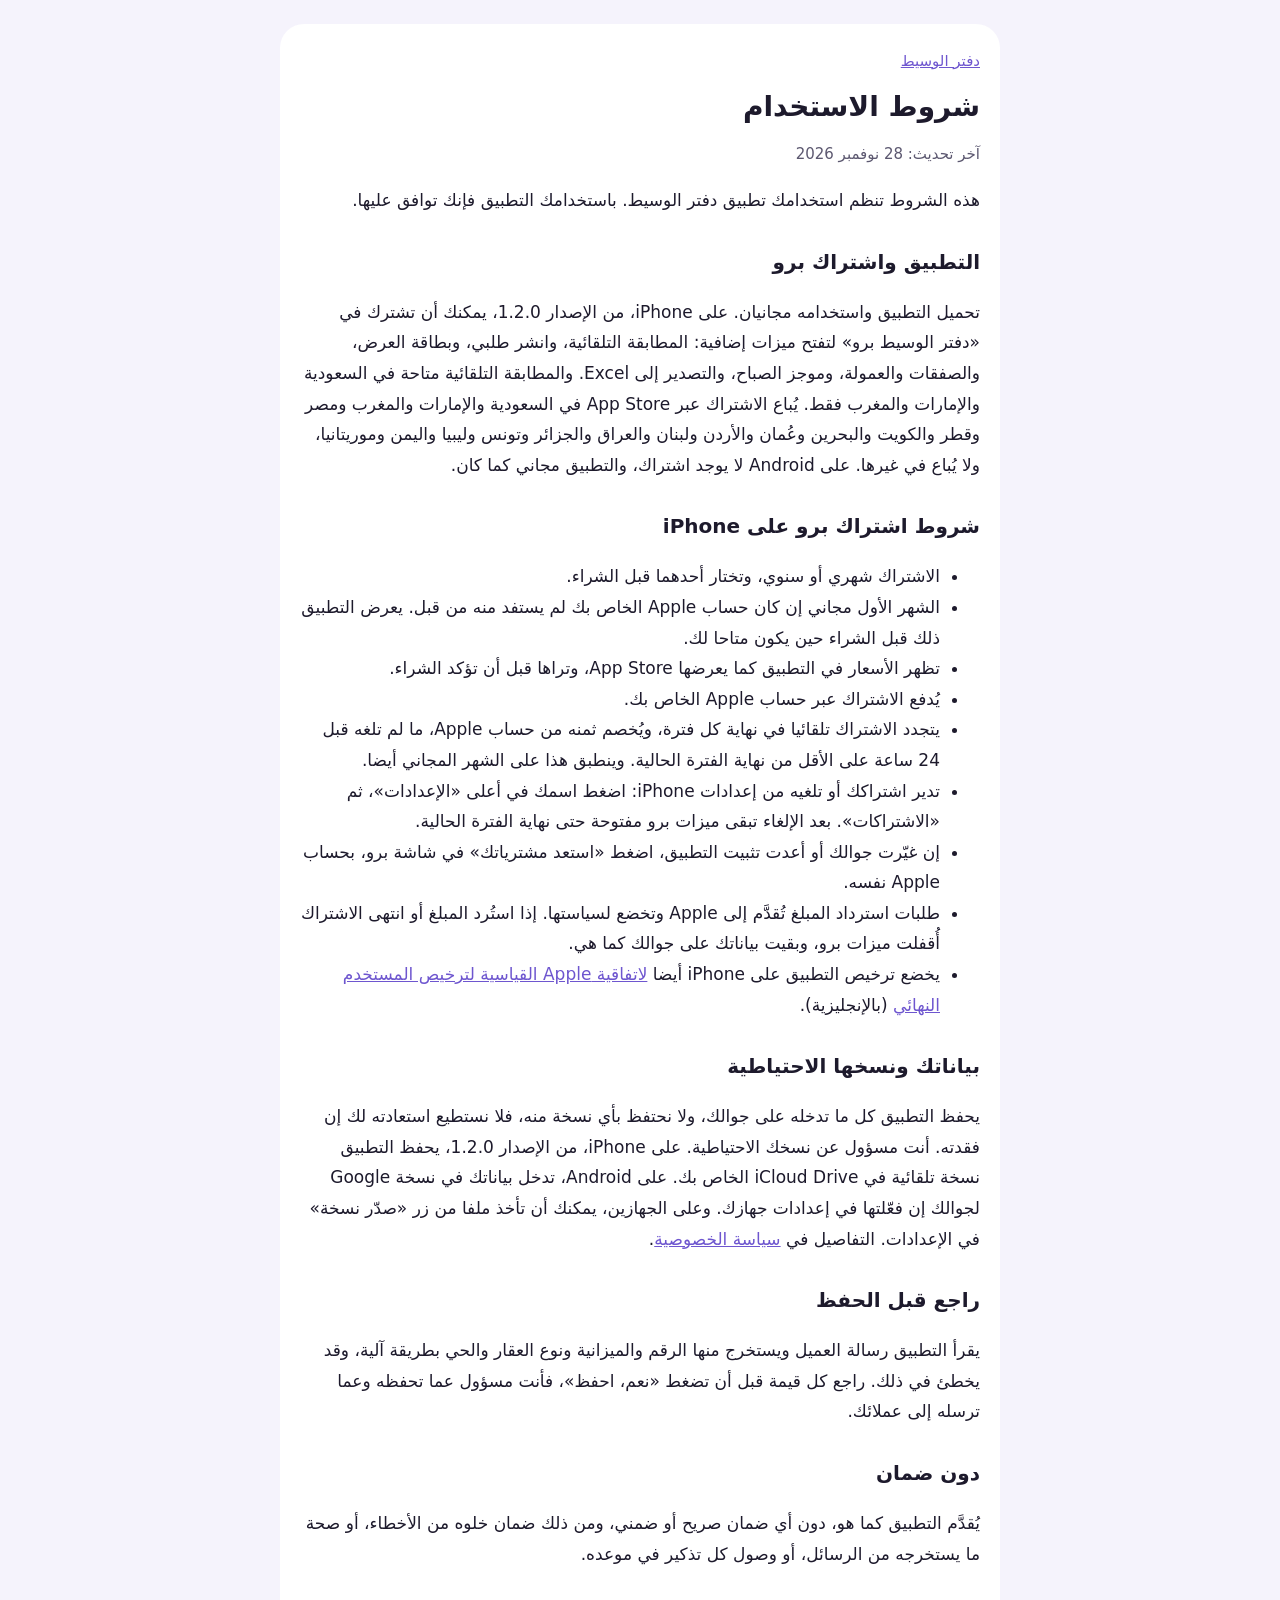
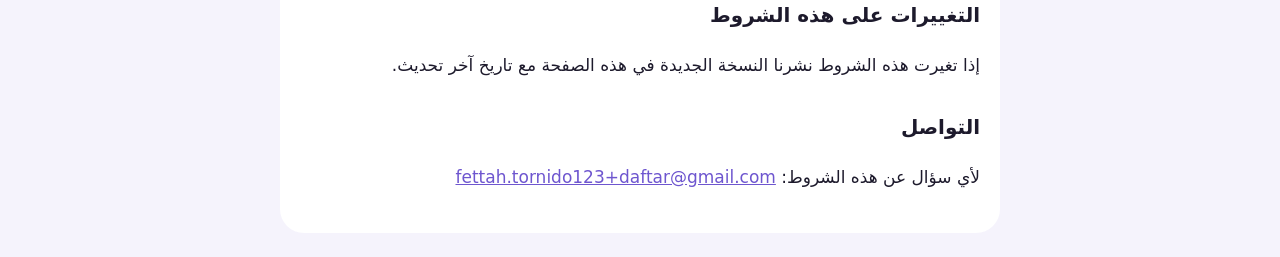
<file: terms.html>
<!doctype html>
<html lang="ar" dir="rtl">
<head>
<meta charset="utf-8">
<meta name="viewport" content="width=device-width, initial-scale=1">
<title>شروط الاستخدام | دفتر الوسيط</title>
<link rel="stylesheet" href="style.css">
</head>
<body>
<main>
<p class="back"><a href="index.html">دفتر الوسيط</a></p>
<h1>شروط الاستخدام</h1>
<p class="muted">آخر تحديث: 28 نوفمبر 2026</p>

<p>هذه الشروط تنظم استخدامك تطبيق دفتر الوسيط. باستخدامك التطبيق فإنك توافق عليها.</p>

<h2>التطبيق واشتراك برو</h2>
<p>تحميل التطبيق واستخدامه مجانيان. على iPhone، من الإصدار 1.2.0، يمكنك أن تشترك في «دفتر الوسيط برو» لتفتح ميزات إضافية: المطابقة التلقائية، وانشر طلبي، وبطاقة العرض، والصفقات والعمولة، وموجز الصباح، والتصدير إلى Excel. والمطابقة التلقائية متاحة في السعودية والإمارات والمغرب فقط. يُباع الاشتراك عبر App Store في السعودية والإمارات والمغرب ومصر وقطر والكويت والبحرين وعُمان والأردن ولبنان والعراق والجزائر وتونس وليبيا واليمن وموريتانيا، ولا يُباع في غيرها. على Android لا يوجد اشتراك، والتطبيق مجاني كما كان.</p>

<h2>شروط اشتراك برو على iPhone</h2>
<ul>
<li>الاشتراك شهري أو سنوي، وتختار أحدهما قبل الشراء.</li>
<li>الشهر الأول مجاني إن كان حساب Apple الخاص بك لم يستفد منه من قبل. يعرض التطبيق ذلك قبل الشراء حين يكون متاحا لك.</li>
<li>تظهر الأسعار في التطبيق كما يعرضها App Store، وتراها قبل أن تؤكد الشراء.</li>
<li>يُدفع الاشتراك عبر حساب Apple الخاص بك.</li>
<li>يتجدد الاشتراك تلقائيا في نهاية كل فترة، ويُخصم ثمنه من حساب Apple، ما لم تلغه قبل 24 ساعة على الأقل من نهاية الفترة الحالية. وينطبق هذا على الشهر المجاني أيضا.</li>
<li>تدير اشتراكك أو تلغيه من إعدادات iPhone: اضغط اسمك في أعلى «الإعدادات»، ثم «الاشتراكات». بعد الإلغاء تبقى ميزات برو مفتوحة حتى نهاية الفترة الحالية.</li>
<li>إن غيّرت جوالك أو أعدت تثبيت التطبيق، اضغط «استعد مشترياتك» في شاشة برو، بحساب Apple نفسه.</li>
<li>طلبات استرداد المبلغ تُقدَّم إلى Apple وتخضع لسياستها. إذا استُرد المبلغ أو انتهى الاشتراك أُقفلت ميزات برو، وبقيت بياناتك على جوالك كما هي.</li>
<li>يخضع ترخيص التطبيق على iPhone أيضا <a href="https://www.apple.com/legal/internet-services/itunes/dev/stdeula/">لاتفاقية Apple القياسية لترخيص المستخدم النهائي</a> (بالإنجليزية).</li>
</ul>

<h2>بياناتك ونسخها الاحتياطية</h2>
<p>يحفظ التطبيق كل ما تدخله على جوالك، ولا نحتفظ بأي نسخة منه، فلا نستطيع استعادته لك إن فقدته. أنت مسؤول عن نسخك الاحتياطية. على iPhone، من الإصدار 1.2.0، يحفظ التطبيق نسخة تلقائية في iCloud Drive الخاص بك. على Android، تدخل بياناتك في نسخة Google لجوالك إن فعّلتها في إعدادات جهازك. وعلى الجهازين، يمكنك أن تأخذ ملفا من زر «صدّر نسخة» في الإعدادات. التفاصيل في <a href="privacy.html">سياسة الخصوصية</a>.</p>

<h2>راجع قبل الحفظ</h2>
<p>يقرأ التطبيق رسالة العميل ويستخرج منها الرقم والميزانية ونوع العقار والحي بطريقة آلية، وقد يخطئ في ذلك. راجع كل قيمة قبل أن تضغط «نعم، احفظ»، فأنت مسؤول عما تحفظه وعما ترسله إلى عملائك.</p>

<h2>دون ضمان</h2>
<p>يُقدَّم التطبيق كما هو، دون أي ضمان صريح أو ضمني، ومن ذلك ضمان خلوه من الأخطاء، أو صحة ما يستخرجه من الرسائل، أو وصول كل تذكير في موعده.</p>

<h2>التغييرات على هذه الشروط</h2>
<p>إذا تغيرت هذه الشروط نشرنا النسخة الجديدة في هذه الصفحة مع تاريخ آخر تحديث.</p>

<h2>التواصل</h2>
<p>لأي سؤال عن هذه الشروط: <a href="mailto:fettah.tornido123+daftar@gmail.com" dir="ltr">fettah.tornido123+daftar@gmail.com</a></p>
</main>
</body>
</html>
</file>
<file: style.css>
:root {
  --bg: #f5f3fc;
  --ink: #1d1a2c;
  --muted: #5c5870;
  --brand: #6e56cf;
  --card: #ffffff;
}
@media (prefers-color-scheme: dark) {
  :root { --bg: #15131f; --ink: #ece9f7; --muted: #a9a4bf; --brand: #a594f0; --card: #1f1c2c; }
}
* { box-sizing: border-box; }
body {
  margin: 0;
  background: var(--bg);
  color: var(--ink);
  font-family: system-ui, -apple-system, "Segoe UI", Tahoma, "Noto Naskh Arabic", sans-serif;
  font-size: 17px;
  line-height: 1.8;
}
main {
  max-width: 720px;
  margin: 24px auto;
  padding: 24px 20px;
  background: var(--card);
  border-radius: 24px;
}
@media (max-width: 760px) { main { margin: 0; border-radius: 0; } }
h1 { font-size: 28px; line-height: 1.4; margin: 0 0 8px; }
h2 { font-size: 20px; margin: 28px 0 6px; }
h3 { font-size: 17px; margin: 20px 0 4px; }
a { color: var(--brand); }
.muted { color: var(--muted); font-size: 15px; }
.back { margin: 0 0 12px; font-size: 15px; }
.links { padding-inline-start: 20px; }
.contact { font-size: 19px; font-weight: 600; }
</file>
